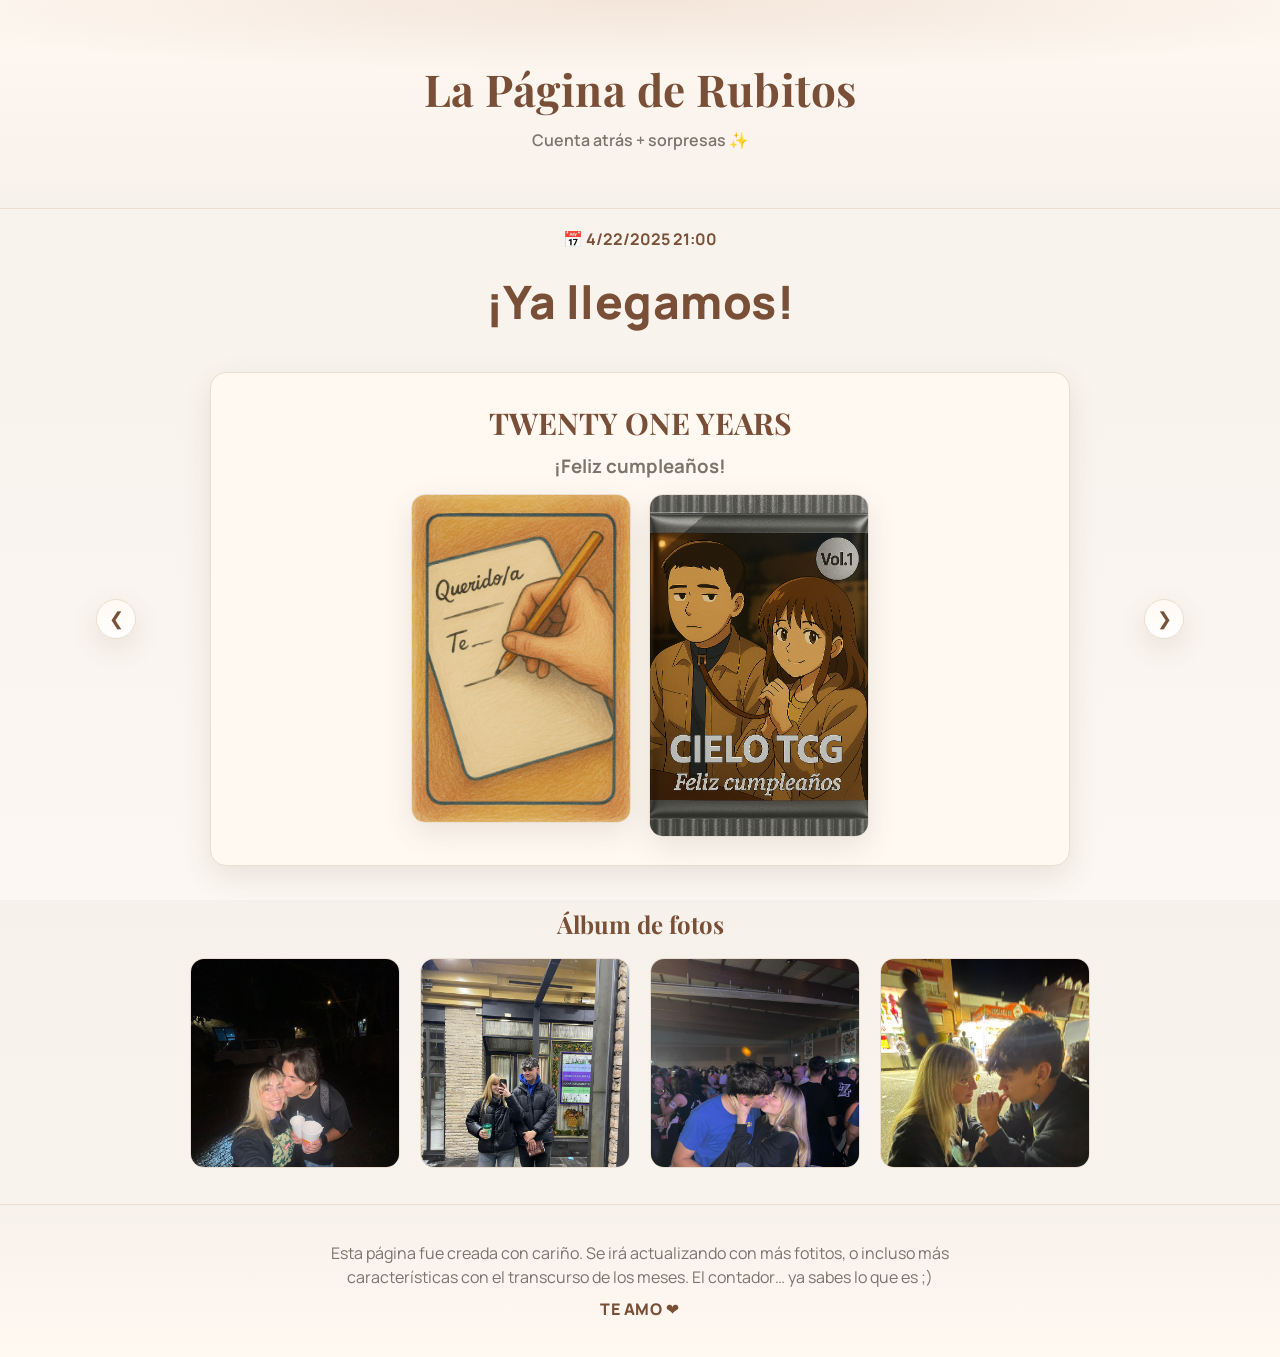
<file: index.html>
<!DOCTYPE html>
<html lang="es">
<head>
  <meta charset="UTF-8" />
  <meta name="viewport" content="width=device-width, initial-scale=1" />
  <title>La Página de Rubitos</title>
  <link rel="stylesheet" href="./css/main.css" />
</head>
<body>
  <header class="site-header">
    <div class="container">
      <h1>La Página de Rubitos</h1>
      <p class="subtitle">Cuenta atrás + sorpresas ✨</p>
    </div>
  </header>

  <main class="container">
    <!-- Cuenta atrás -->
    <section aria-labelledby="cta-title">
      <h2 id="cta-title" class="sr-only">Cuenta atrás</h2>

      <div class="fecha">
        <p>📅 <span id="fecha">22/04/2025 21:00</span></p>
      </div>

      <div class="cuenta-atras" id="cuenta-atras" role="timer" aria-live="polite">
        <div class="grupo">
          <p class="grande" id="dias">00</p>
          <p class="chico">días</p>
        </div>
        <div class="grupo">
          <p class="grande" id="horas">00</p>
          <p class="chico">horas</p>
        </div>
        <div class="grupo">
          <p class="grande" id="minutos">00</p>
          <p class="chico">minutos</p>
        </div>
        <div class="grupo">
          <p class="grande" id="segundos">00</p>
          <p class="chico">segundos</p>
        </div>
      </div>
    </section>

    <!-- Slider -->
    <section class="slider" aria-label="Mensajes y sorpresas">
      <div class="presentacion">
        <h2>TWENTY ONE YEARS</h2>
        <h3>¡Feliz cumpleaños!</h3>

        <div class="veintiuno">
          <a class="card-link" href="cartas/mensajitos.html" aria-label="Ir a los mensajitos">
            <img src="images/carta.png" alt="Carta de mensajes" />
          </a>
          <a class="card-link" href="packopener/packopener.html" aria-label="Abrir los sobres">
            <img src="packopener/img/sobre.jpeg" alt="Sobre del pack opener" />
          </a>
        </div>
      </div>

      <div class="presentacion">
        <h2>¡Feliz Navidad y Feliz Año Nuevo!</h2>
        <p>
          Gracias por aguantarme tantos meses, de verdad que no sabes cuánto te amo. Espero que te haya encantado mi regalito de Navidad. A continuación te dejo un video que significa muchísimo para mí. ¡Feliz año nuevo!
        </p>
        <div class="video-frame">
          <video controls>
            <source src="images/navidad.mp4" type="video/mp4" />
            Tu navegador no soporta video.
          </video>
        </div>
      </div>

      <div class="presentacion">
        <h2>Dedicado a mi Chica</h2>
        <h3>¡Feliz cumpleaños!</h3>
        <p>Feliz cumpleaños a la chica que me hace reír todos los días! ...</p>
        <p>Admiro la forma en que siempre encuentras la manera de alegrar mis días...</p>
        <p>Hoy, al cumplir 20 añitos 🦆, te conviertes en una abuelita moderna...</p>
        <p>Quiero que sepas cuánto significas para mí...</p>
        <p>¡A celebrar tu día como nunca antes! Te quiero mucho. ❤️</p>
      </div>

      <!-- Botones slider (mantengo tus onClick) -->
      <button class="slider-btn left" onclick="plusDivs(-1)" aria-label="Anterior">&#10094;</button>
      <button class="slider-btn right" onclick="plusDivs(1)" aria-label="Siguiente">&#10095;</button>
    </section>

    <!-- Galería -->
    <section aria-labelledby="album-title" class="album">
      <h2 id="album-title">Álbum de fotos</h2>

      <div class="galeria">
        <div class="cuadro" title="15/08/2024">
          <div class="cara frente"><img src="./images/150824.jpg" alt="Foto del 15/08/2024" /></div>
          <div class="cara atras">15/08/2024</div>
        </div>
        <div class="cuadro" title="23/04/2024">
          <div class="cara frente"><img src="./images/230424.jpg" alt="Foto del 23/04/2024" /></div>
          <div class="cara atras">23/04/2024</div>
        </div>
        <div class="cuadro" title="28/09/2024">
          <div class="cara frente"><img src="./images/280924.jpg" alt="Foto del 28/09/2024" /></div>
          <div class="cara atras">28/09/2024</div>
        </div>
        <div class="cuadro" title="28/09/2024">
          <div class="cara frente"><img src="./images/2809242.jpg" alt="Foto del 28/09/2024" /></div>
          <div class="cara atras">28/09/2024</div>
        </div>
      </div>
    </section>
  </main>

  <footer class="site-footer">
    <div class="container">
      <p>
        Esta página fue creada con cariño. Se irá actualizando con más fotitos,
        o incluso más características con el transcurso de los meses. El contador…
        ya sabes lo que es ;&#41;
      </p>
      <p class="love">TE AMO ❤️</p>
    </div>
  </footer>

  <!-- TU JS (intacto) -->
  <script src="./js/main.js"></script>
  <script>
    var slideIndex = 1;
    showDivs(slideIndex);
    function plusDivs(n){ showDivs(slideIndex += n); }
    function showDivs(n){
      var i, x = document.getElementsByClassName("presentacion");
      if (n > x.length) {slideIndex = 1}
      if (n < 1) {slideIndex = x.length}
      for (i = 0; i < x.length; i++) x[i].style.display = "none";
      x[slideIndex-1].style.display = "block";
    }
  </script>
</body>
</html>
</file>
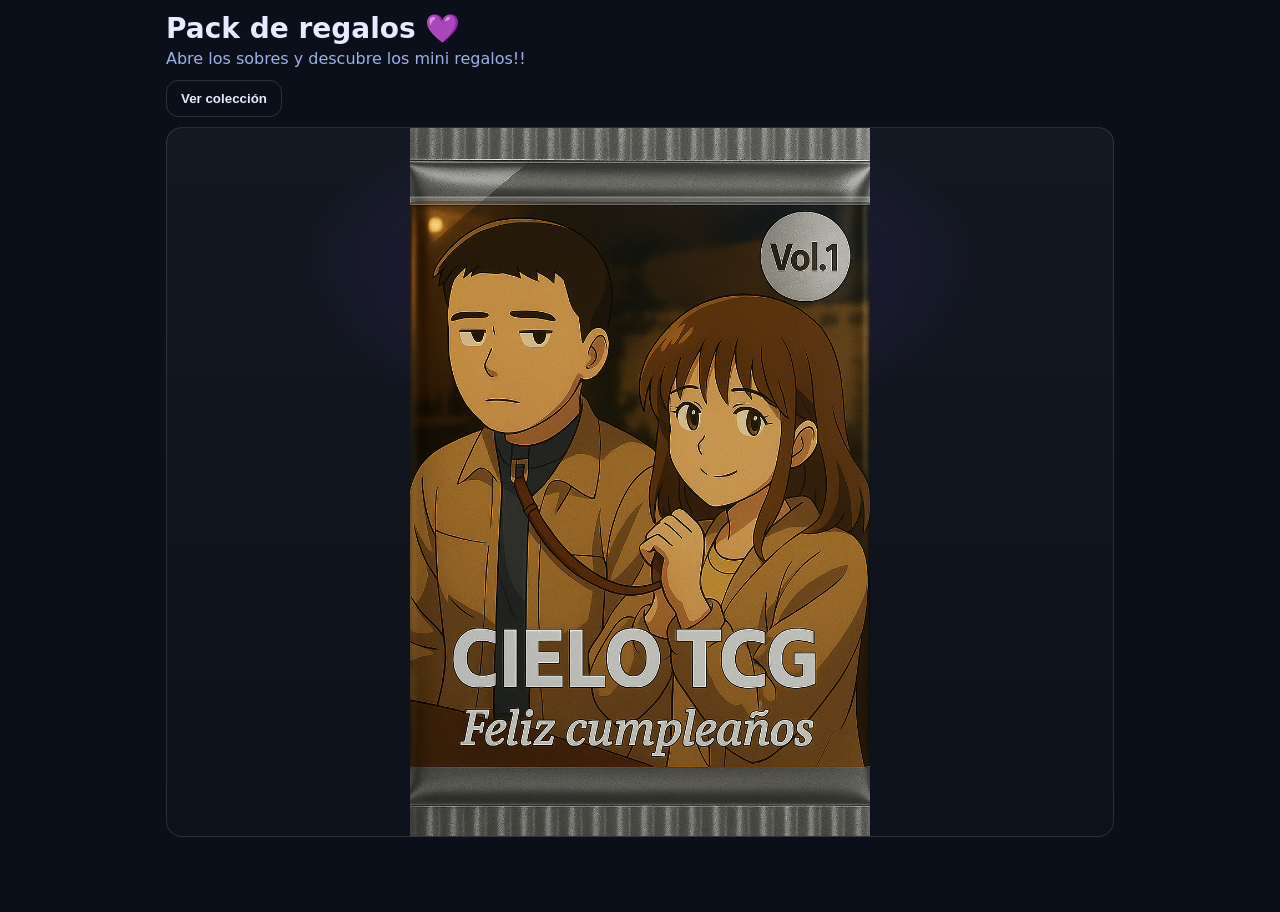
<file: packopener/packopener.html>
<!DOCTYPE html>
<html lang="es">
<head>
<meta charset="utf-8" />
<meta name="viewport" content="width=device-width, initial-scale=1, viewport-fit=cover" />
<title>Pack de regalos — Imagen partida real</title>
<style>
  :root{
    --bg:#0b0f1a; --accent:#7c4dff; --text:#e6ecff; --muted:#9fb0e6;
    --common:#9aa4b2; --uncommon:#3da5ff; --rare:#a25cff; --secret:#00e5b5; --ultra:#f4bf00;
    --lidH: 11%; /* ← altura visible de la tapa. Ajusta 10–20% */
    --pack-fallback: url("data:image/svg+xml,%3Csvg xmlns='http://www.w3.org/2000/svg' viewBox='0 0 640 896'%3E%3Cdefs%3E%3ClinearGradient id='g' x1='0' y='0' x2='1' y2='1'%3E%3Cstop stop-color='%23121a3a'/%3E%3Cstop offset='1' stop-color='%23080d22'/%3E%3C/linearGradient%3E%3CradialGradient id='r' cx='50%25' cy='18%25' r='30%25'%3E%3Cstop stop-color='%23ffffff' stop-opacity='.28'/%3E%3Cstop offset='1' stop-color='%23ffffff' stop-opacity='0'/%3E%3C/radialGradient%3E%3C/defs%3E%3Crect width='100%25' height='100%25' rx='28' ry='28' fill='url(%23g)'/%3E%3Crect width='100%25' height='100%25' rx='28' ry='28' fill='url(%23r)'/%3E%3Cg font-family='system-ui' fill='%23e6ecff' text-anchor='middle'%3E%3Ctext x='50%25' y='48%25' font-weight='800' font-size='40' letter-spacing='.04em'%3ETCG POCKET%3C/text%3E%3Ctext x='50%25' y='55%25' font-size='18' opacity='.85'%3EDEMO PACK%3C/text%3E%3C/g%3E%3C/svg%3E");
  }

  *{ box-sizing:border-box; -webkit-tap-highlight-color:transparent }
  html,body{ height:100% }
  body{ margin:0; background:#0b0f1a; color:var(--text);
    font-family: system-ui, -apple-system, Segoe UI, Roboto, Ubuntu, Cantarell, "Helvetica Neue", Arial, "Noto Sans";
    overflow-x:hidden; overscroll-behavior: contain; }

  .wrap{ max-width:980px; margin:0 auto; padding: env(safe-area-inset-top) 16px env(safe-area-inset-bottom) 16px }
  h1{ font-size: clamp(18px,4.6vw,28px); margin:12px 0 4px }
  p.lead{ color:var(--muted); margin:0 0 12px; font-size:clamp(14px,3.8vw,16px) }
  .controls{ display:flex; gap:10px; flex-wrap:wrap; align-items:center; margin:8px 0 10px; font-size:14px }
  button{ appearance:none; border:1px solid rgba(255,255,255,.14); background:transparent; color:var(--text);
    border-radius:12px; padding:10px 14px; font-weight:700; cursor:pointer }
  button.hidden{ display:none }
  .pill{ padding:6px 10px; border:1px solid rgba(255,255,255,.14); border-radius:999px; color:#cfe0ff; font-size:13px }

  .screen{ display:none } .screen.active{ display:block }
  .hidden{ display:none !important }

  .stage{ position:relative; width:100%; height: calc(100vh - 190px); min-height:540px; border-radius:16px; overflow:hidden;
    border:1px solid rgba(255,255,255,.12);
    background: radial-gradient(60% 40% at 50% 20%, rgba(124,77,255,.22), transparent 60%), linear-gradient(180deg, rgba(255,255,255,.04), rgba(255,255,255,.01));
    display:flex; align-items:center; justify-content:center; user-select:none; touch-action:none; }

  /* === PACK con imagen partida real === */
  .pack{ position:absolute; width:min(90vw,460px); aspect-ratio: 2.5/3.5; border-radius:18px; overflow:visible;
    z-index:3; transition: transform .6s ease, opacity .6s ease; }

  .packBody, .packTop { background: none; }

  .packImg{
    position:absolute; inset:0; width:100%; height:100%;
    object-fit: cover; object-position: center top; display:block;
  }

  /* recortes sincronizados con --lidH */
  .packTop  .packImg{ clip-path: inset(0 0 calc(100% - var(--lidH)) 0); }
  .packBody .packImg{ clip-path: inset(var(--lidH) 0 0 0); }

  .packTop.off{ transform: translateY(-120%); opacity:0; }

  .tear-top{ position:absolute; left:0; right:0; top:8px; height:48px; display:flex; align-items:center; justify-content:center; z-index:10 }
  .hit{ position:relative; width:100%; height:48px; pointer-events:auto; touch-action:none; }
  .line{
    position:absolute; left:0; right:0; top:90%;
    height: 8px; transform: translateY(-50%); border-radius:0; overflow:hidden;
    background: rgba(255,255,255,.18);
    box-shadow: inset 0 0 0 1px rgba(255,255,255,.22), 0 1px 0 rgba(0,0,0,.35), 0 -1px 0 rgba(255,255,255,.15);
  }
  .fill{ position:absolute; left:0; top:0; bottom:0; width:0%;
    background: linear-gradient(90deg, rgba(124,77,255,1), rgba(84,38,255,1)); }

  .ejectLayer{ position:absolute; inset:0; z-index:4; pointer-events:none; overflow:visible }
  .ejectCard{ position:absolute; width: min(16vw, 120px); aspect-ratio: 2.5/3.5; left:50%; top:14%;
              transform: translateX(-50%) translateY(0) scale(.9);
              border-radius:12px; overflow:hidden; opacity:0;
              box-shadow: 0 10px 20px rgba(0,0,0,.45), inset 0 0 0 1px rgba(255,255,255,.14);
              background: linear-gradient(135deg,#121736,#0c1128); }
  .ejectCard::after{ content:""; position:absolute; inset:0; background:
                     radial-gradient(120% 70% at 50% -10%, rgba(124,77,255,.18), transparent 60%),
                     radial-gradient(40% 60% at 50% 110%, rgba(84,38,255,.25), transparent 60%); }
  @keyframes shootUp { 0% { opacity:0; transform: translateX(-50%) translateY(0) scale(.9); }
                       10%{ opacity:1; }
                       100%{ opacity:0; transform: translateX(var(--dx)) translateY(-50vh) scale(1); } }

  .solo{ position:absolute; inset:0; display:grid; place-items:center; z-index:2; pointer-events:none; }
  .stack{ position:relative; width: clamp(140px, 64vw, 360px); aspect-ratio: 2.5/3.5; }
  .stack.from-top{ animation: slideFromTop .55s ease forwards; }
  @keyframes slideFromTop{ from{ transform: translateY(-28%); opacity:0 } to{ transform: translateY(0); opacity:1 } }
  .below{ position:absolute; inset:0; display:grid; place-items:center; z-index:0; pointer-events:none; }
  .above{ position:absolute; inset:0; z-index:1; }

  .progress{ position:absolute; bottom:10px; left:0; right:0; text-align:center; font-size:13px; color:#cfd9ff }
  .tip{ position:absolute; top:12px; left:0; right:0; text-align:center; font-size:13px; color:#cfd9ff }

  .card{ width: 100%; height:100%; position:relative; pointer-events:auto; perspective: 1200px; }
  .card-3d{ position:absolute; inset:0; transform-style: preserve-3d; transition: transform 620ms cubic-bezier(.2,.7,.2,1); }
  .card.revealed .card-3d{ transform: rotateY(180deg); }
  .face{ position:absolute; inset:0; border-radius: 16px; overflow:hidden; border:1px solid rgba(255,255,255,.14);
         backface-visibility: hidden; -webkit-backface-visibility: hidden; }
  .back{ transform: rotateY(0deg); background: #0b0f1a; display:grid; place-items:center; }
  .back img{ position:absolute; inset:0; width:100%; height:100%; object-fit:cover; display:block; }

  .front{ background:#000; transform: rotateY(180deg); }
  .art{ position:absolute; inset:0; z-index:1; } .art img{ width:100%; height:100%; object-fit:cover; display:block; }

  .glow{ position:absolute; inset:0; pointer-events:none; mix-blend-mode:screen; opacity:0; transition: opacity .3s ease; z-index:2; }
  .card.revealed.rare .glow{ background: radial-gradient(60% 60% at 50% 50%, rgba(162,92,255,.55), transparent 60%); opacity:.95 }
  .card.revealed.secret .glow{ background: conic-gradient(from 0deg at 50% 50%, #00e5b577, #7c4dff77, #3da5ff77, #f4bf0077, #00e5b5aa); opacity:.98 }
  .card.revealed.ultra .glow{ background: radial-gradient(70% 70% at 50% 50%, rgba(244,191,0,.8), transparent 60%); opacity:1 }

  .shine{ position:absolute; inset:-20%; pointer-events:none; opacity:0; background: linear-gradient(120deg, transparent 42%, rgba(255,255,255,.85) 50%, transparent 58%); transform: rotate(20deg) translateX(-120%); z-index:3; }
  .shine.on{ opacity:1; transition: transform .9s ease, opacity .4s ease .5s; transform: rotate(20deg) translateX(120%); }
  .aura{ position:absolute; inset:-10px; border-radius:18px; pointer-events:none; opacity:0; z-index:4; }
  .finalFx{ position:absolute; inset:0; pointer-events:none; z-index:5; display:grid; place-items:center; }
  .finalFx .flash{ width:100%; height:100%; background: radial-gradient(circle at 50% 50%, rgba(255,255,255,.85), rgba(255,255,255,.0) 55%); opacity:0; }
  
  .confetti{ position:absolute; inset:0; pointer-events:none; overflow:hidden; z-index:6 }

  .summary { position:absolute; left:12px; right:12px; bottom:12px; z-index:7;
             background: rgba(8,12,24,.7); backdrop-filter: blur(10px);
             border:1px solid rgba(255,255,255,.12); border-radius:14px; padding:10px 10px 12px; }
  .summary h3{ margin:6px 10px 8px; font-size:14px; color:#cfe0ff }
  .summaryGrid{ display:grid; grid-template-columns: repeat(3, minmax(110px, 1fr)); gap:10px; }
  .summaryGrid .sumItem:nth-child(4){ grid-column: 1; }
  .summaryGrid .sumItem:nth-child(5){ grid-column: 3; }

  .sumItem{ display:flex; flex-direction:column; gap:6px; }
  .sumThumb{ position:relative; aspect-ratio: 2.5/3.5; border-radius:12px; overflow:hidden; background:#0d1022;
             border:1px solid rgba(255,255,255,.14) }
  .sumThumb img{ position:absolute; inset:0; width:100%; height:100%; object-fit:cover; }
  .sumMeta{ display:flex; justify-content:space-between; align-items:center; font-size:12px; padding:0 2px 2px 2px }
  .chip{ padding:2px 8px; border-radius:999px; border:1px solid rgba(255,255,255,.2); font-weight:700 }
  .chip.new{ background:#00e676; color:#072; border-color:#00c853 }
  .chip.dupe{ background:#cfd8dc; color:#102027 }
  .rarMini{ font-weight:800; color:#e6ecff; opacity:.9; text-transform:uppercase }

  .toolbar{ display:flex; gap:8px; align-items:center; flex-wrap:wrap; margin: 8px 0 12px }
  .tabs{ display:flex; gap:8px; margin: 10px 0 }
  .tab{ padding:8px 12px; border-radius:10px; border:1px solid rgba(255,255,255,.14); cursor:pointer }
  .tab.active{ background:rgba(255,255,255,.06) }
  .counters{ display:flex; gap:8px; flex-wrap:wrap; align-items:center; margin: 2px 0 8px; }
  .ctr{ display:flex; align-items:center; gap:6px; padding:6px 10px; border-radius:999px; border:1px solid rgba(255,255,255,.14); font-weight:800; font-size:12px; }
  .dot{ width:10px; height:10px; border-radius:50% }
  .dot.common{ background: var(--common) } .dot.uncommon{ background: var(--uncommon) }
  .dot.rare{ background: var(--rare) } .dot.secret{ background: var(--secret) } .dot.ultra{ background: var(--ultra) }

  .grid{ display:grid; grid-template-columns: repeat(auto-fill, minmax(140px, 1fr)); gap:14px }
  .cardCell{ display:flex; flex-direction:column; align-items:stretch; gap:6px }
  .thumb{ position:relative; aspect-ratio: 2.5/3.5; border-radius:16px; overflow:hidden; background:#0d1022; border:1px solid rgba(255,255,255,.14) }
  .thumb img{ position:absolute; inset:0; width:100%; height:100%; object-fit:cover; display:block; }
  .thumb::after{ content:""; position:absolute; inset:0; pointer-events:none; border-radius:16px; box-shadow: inset 0 0 0 1px rgba(255,255,255,.14); }
  .meta{ display:flex; justify-content:space-between; align-items:center; gap:8px }
  .badge{ padding:4px 10px; border-radius:999px; border:1px solid rgba(255,255,255,.2); color:#111; background:#ddd; font-weight:800; font-size:12px; text-transform:uppercase }
  .dupCount { position: absolute; bottom: 6px; right: 6px; min-width: 20px; height: 20px; border-radius: 50%;
    background: #fff; color: #000; font-weight: 700; font-size: 12px; display:flex; align-items:center; justify-content:center; box-shadow: 0 0 2px rgba(0,0,0,0.6); }
  .actionArea{ display:flex; justify-content:space-between; align-items:center; gap:8px; }
  .redeemBtn{ padding:6px 10px; border-radius:10px; border:1px solid rgba(255,255,255,.18); background:rgba(255,255,255,.06); color:#e6ecff; font-weight:700; cursor:pointer }
  .redeemBtn:disabled{ opacity:.5; cursor:not-allowed }
  .stock{ font-size:12px; color:#cfe0ff }
  .empty{ color:#b8c6ff; text-align:center; padding: 20px 0 }
  .giftModal{ position:fixed; inset:0; background:rgba(3,6,14,.65); backdrop-filter: blur(6px);
    display:grid; place-items:center; z-index:50 }
  .giftModal.hidden{ display:none }
  .giftBox{ width:min(92vw,520px); background:rgba(12,16,32,.92); color:var(--text);
    border:1px solid rgba(255,255,255,.12); border-radius:16px; padding:16px 16px 14px;
    box-shadow: 0 20px 60px rgba(0,0,0,.5); position:relative }
  .redeemState{ font-size:13px; color:#9fe29f }

  /* ===== Ajustes de RESUMEN en móvil ===== */
  @media (max-width: 640px) {
    .summary { left:8px; right:8px; bottom:8px; padding:8px 8px 10px; }
    .summary h3 { margin:4px 8px 6px; font-size:13px; }

    /* 4 columnas compactas en móviles medianos */
    .summaryGrid{
      grid-template-columns: repeat(4, minmax(0, 1fr));
      gap:8px;
    }

    .sumThumb{ border-radius:10px; }
    .sumMeta{ font-size:11px; }
    .chip{ padding:2px 6px; font-size:11px; }
    .rarMini{ font-size:11px; }
  }

  @media (max-width: 420px) {
    /* 5 columnas aún más pequeñas en móviles pequeños */
    .summaryGrid{
      grid-template-columns: repeat(5, minmax(0, 1fr));
      gap:6px;
    }
    .summary { padding:6px 6px 8px; }
    .summary h3 { font-size:12px; }
    .sumThumb{ border-radius:8px; }
    .sumMeta{ font-size:10px; padding:0 2px; }
    .chip{ padding:1px 6px; font-size:10px; }
    .rarMini{ font-size:10px; }
  }
</style>
</head>
<body>
  <div class="wrap">
    <h1>Pack de regalos 💜</h1>
    <p class="lead">Abre los sobres y descubre los mini regalos!!</p>

    <div class="controls">
      <button id="againBtn" class="hidden">Abrir otro sobre</button>
      <button id="btnCollection">Ver colección</button>
    </div>

    <div id="screen-opener" class="screen active">
      <div class="stage" id="stage">
        <div class="pack" id="pack">
          <div class="packBody" id="packBody">
            <img id="packImgBody" class="packImg" src="img/sobre.jpeg" alt="Sobre cuerpo">
          </div>
          <div class="packTop" id="packTop">
            <img id="packImgTop" class="packImg" src="img/sobre.jpeg" alt="Sobre tapa">
            <div class="seam" id="seam"></div>
          </div>

          <!-- Deslizador -->
          <div class="tear-top" id="tear">
            <div class="hit" id="hit">
              <div class="line" id="line"><div class="fill" id="fill"></div></div>
            </div>
          </div>

          <div class="ejectLayer" id="ejectLayer"></div>
        </div>

        <div class="solo" id="solo">
          <div class="progress" id="progress">0/0</div>
          <div class="tip" id="tip"></div>
        </div>

        <div class="summary hidden" id="summary">
          <h3>Cartas obtenidas</h3>
          <div class="summaryGrid" id="summaryGrid"></div>
        </div>

        <div class="confetti" id="confetti"></div>

        <!-- Modal regalo (opcional) -->
        <div id="giftModal" class="giftModal hidden" role="dialog" aria-modal="true" aria-labelledby="giftTitle">
          <div class="giftBox">
            <button class="closeX" id="giftClose" aria-label="Cerrar">✕</button>
            <h3 id="giftTitle"></h3>
            <p id="giftDesc"></p>
            <div class="giftActions">
              <button id="redeemBtn">🎁 Canjear</button>
              <span id="redeemState" class="redeemState"></span>
            </div>
          </div>
        </div>
      </div>
    </div>

    <div id="screen-collection" class="screen">
      <div class="toolbar">
        <button id="btnBack">← Volver</button>
        <div class="tabs" id="tabs">
          <div class="tab active" data-filter="all">Todo</div>
          <div class="tab" data-filter="ultra">Ultra</div>
          <div class="tab" data-filter="secret">Secreta</div>
          <div class="tab" data-filter="rare">Rara</div>
          <div class="tab" data-filter="uncommon">Infrecuente</div>
          <div class="tab" data-filter="common">Común</div>
        </div>
        <button id="btnReset">Borrar colección</button>
      </div>
      <div class="counters" id="counters"></div>
      <div id="collectionGrid" class="grid"></div>
      <div id="emptyState" class="empty hidden">Todavía no has conseguido ninguna carta. ¡Abre un sobre!</div>
    </div>
  </div>

<script>
(() => {
  const CARD_COUNT = 5;
  const storageKey = 'tcg-pocket-demo-collection';

  const els = {
    pack: document.getElementById('pack'),
    packBody: document.getElementById('packBody'),
    packTop: document.getElementById('packTop'),
    packImgTop: document.getElementById('packImgTop'),
    packImgBody: document.getElementById('packImgBody'),
    tear: document.getElementById('tear'),
    line: document.getElementById('line'),
    ejectLayer: document.getElementById('ejectLayer'),
    hit: document.getElementById('hit'),
    fill: document.getElementById('fill'),
    againBtn: document.getElementById('againBtn'),
    solo: document.getElementById('solo'),
    tip: document.getElementById('tip'),
    progress: document.getElementById('progress'),
    confetti: document.getElementById('confetti'),
    btnCollection: document.getElementById('btnCollection'),
    screenOpener: document.getElementById('screen-opener'),
    screenCollection: document.getElementById('screen-collection'),
    tabs: document.getElementById('tabs'),
    counters: document.getElementById('counters'),
    grid: document.getElementById('collectionGrid'),
    empty: document.getElementById('emptyState'),
    btnBack: document.getElementById('btnBack'),
    btnReset: document.getElementById('btnReset'),
    summary: document.getElementById('summary'),
    summaryGrid: document.getElementById('summaryGrid'),
    giftModal: document.getElementById('giftModal'),
    giftTitle: document.getElementById('giftTitle'),
    giftDesc: document.getElementById('giftDesc'),
    giftClose: document.getElementById('giftClose'),
    redeemBtn: document.getElementById('redeemBtn'),
    redeemState: document.getElementById('redeemState'),
  };

  // === Imagen por defecto del sobre y ratio real ===
  const DEFAULT_PACK_SRC = 'img/sobre.jpeg';

  function setPackImageAndRatio(src){
    const probe = new Image();
    probe.onload = () => {
      document.getElementById('pack').style.aspectRatio =
        `${probe.naturalWidth} / ${probe.naturalHeight}`;
      document.getElementById('packImgTop').src  = src;
      document.getElementById('packImgBody').src = src;
      requestAnimationFrame(() => typeof alignPackBackground === 'function' && alignPackBackground());
    };
    probe.src = src;
  }
  setPackImageAndRatio(DEFAULT_PACK_SRC);

  // src por defecto (fallback svg)
  const DEFAULT_SRC = getComputedStyle(document.documentElement).getPropertyValue('--pack-fallback')
                        .trim().replace(/^url\((.*)\)$/, '$1').replace(/^"(.*)"$/, '$1');
  els.packImgTop.src = DEFAULT_SRC;
  els.packImgBody.src = DEFAULT_SRC;

  // === Alinear tapa/costura
  function alignPackBackground(){
    const packRect = els.pack.getBoundingClientRect();
    if(!packRect.width || !packRect.height) return;
    const lidPct = (parseFloat(getComputedStyle(document.documentElement).getPropertyValue('--lidH')) || 18) / 100;
    const seamY = packRect.height * lidPct;
    const hitH  = Math.round(els.hit.getBoundingClientRect().height || 48);
    els.packImgTop.style.transform = 'translateY(0px)';
    const lineCenterWithinHit = 0.90 * hitH;
    els.tear.style.top = (seamY - lineCenterWithinHit) + 'px';
  }

  window.addEventListener('load', ()=>requestAnimationFrame(alignPackBackground));
  window.addEventListener('resize', ()=>requestAnimationFrame(alignPackBackground));

  /* ===== Imágenes de cartas (placeholders) ===== */
  const IMAGES = {
    common: [
      "img/cerveza.png",
      "img/kinder.png",
      "img/cafe.png",
      "img/cine.png",
      "img/paseo.png"
    ],
    uncommon: [
      "img/cocina.png",
      "img/bolos.png"
    ],
    rare: [
      "img/cosmetica.png",
      "img/sushi.png"
    ],
    secret: [
      "img/viajesito.png"
    ],
    ultra: [
      "img/oceanografic.png"
    ]
  };

  const RARITIES = {
    common:    { key:'common',    name:'Común',       colorCSS:'var(--common)'},
    uncommon:  { key:'uncommon',  name:'Infrecuente', colorCSS:'var(--uncommon)'},
    rare:      { key:'rare',      name:'Rara',        colorCSS:'var(--rare)'},
    secret:    { key:'secret',    name:'Secreta',     colorCSS:'var(--secret)'},
    ultra:     { key:'ultra',     name:'Ultra',       colorCSS:'var(--ultra)'},
  };

  const GIFTS = [
    { id:'cerveza',   rarity:'common',   img: IMAGES.common[0] },
    { id:'kinder',    rarity:'common',   img: IMAGES.common[1] },
    { id:'cafe',      rarity:'common',   img: IMAGES.common[2] },
    { id:'peli',      rarity:'common',   img: IMAGES.common[3] },
    { id:'paseo',     rarity:'common',   img: IMAGES.common[4] },
    { id:'cocina',    rarity:'uncommon', img: IMAGES.uncommon[0] },
    { id:'bolos',     rarity:'uncommon', img: IMAGES.uncommon[1] },
    { id:'cosmetica', rarity:'rare',     img: IMAGES.rare[0] },
    { id:'sushi',     rarity:'rare',     img: IMAGES.rare[1] },
    { id:'viajesito',  rarity:'secret',  img: IMAGES.secret[0] },
    { id:'oceanografic', rarity:'ultra', img: IMAGES.ultra[0] },
  ];

  // ===== Estado general
  let dragging=false, progressSwipe=0;
  let deck=[], idx=0, currentCardEl=null, lastFlipAt=0;
  let revealed=false;
  let preExisting = new Set();
  let drawnResults = [];
  let currentFilter = 'all';

  const clamp01 = v => Math.max(0, Math.min(1, v));

  function setActiveScreen(which){
    document.getElementById('screen-opener').classList.toggle('active', which==='opener');
    document.getElementById('screen-collection').classList.toggle('active', which==='collection');
  }
  function setSwipeProgress(p){ progressSwipe = clamp01(p); els.fill.style.width = (progressSwipe*100)+'%'; }
  function updateProgress(){ els.progress.textContent = `${Math.min(idx+1, deck.length)}/${deck.length}`; }

  // ===== Canje y colección (LocalStorage) =====
  const MAX_REDEEMS = { common:5, uncommon:4, rare:3, secret:2, ultra:1 };

  function ensureFields(item){
    if (item.maxRedemptions == null) item.maxRedemptions = MAX_REDEEMS[item.rarity] ?? 1;
    if (item.count == null) item.count = 1;
    if (item.redeemedCount == null){
      if (typeof item.redeemsLeft === 'number'){
        item.redeemedCount = Math.max(0, item.maxRedemptions - item.redeemsLeft);
        delete item.redeemsLeft;
      } else {
        item.redeemedCount = 0;
      }
    }
    return item;
  }

  // canjes restantes = min( maxRedemptions - redeemedCount, count - redeemedCount)
  function getRedeemsLeft(item){
    ensureFields(item);
    const byRule  = Math.max(0, item.maxRedemptions - item.redeemedCount);
    const byStock = Math.max(0, item.count - item.redeemedCount);
    return Math.min(byRule, byStock);
  }

  function loadCollection(){
    try { return JSON.parse(localStorage.getItem(storageKey) || '[]').map(ensureFields); }
    catch { return []; }
  }
  function saveCollection(arr){
    localStorage.setItem(storageKey, JSON.stringify(arr));
  }

  // Agrega carta (agrupa por giftId)
  function addToCollection(entry){
    const col = loadCollection();
    const existing = col.find(c => c.giftId === entry.giftId);
    if (existing){
      ensureFields(existing);
      existing.count = (existing.count || 1) + 1;
    } else {
      col.push({
        rarity: entry.rarity,
        name: entry.name,
        title: entry.title,
        img: entry.img,
        ts: Date.now(),
        giftId: entry.giftId,
        count: 1,
        redeemedCount: 0,
        maxRedemptions: MAX_REDEEMS[entry.rarity] ?? 1
      });
    }
    saveCollection(col);
  }

  function redeemGift(id){
    const col = loadCollection();
    const item = col.find(c => c.giftId === id);
    if(!item) return alert("Carta no encontrada.");
    const left = getRedeemsLeft(item);
    if(left <= 0) return alert("❌ No tienes canjes disponibles para esta carta.");
    item.redeemedCount += 1;
    saveCollection(col);
    alert(`🎁 Has canjeado "${item.title}". Quedan ${getRedeemsLeft(item)}.`);
    renderCollection(currentFilter);
  }

  function renderCounters(){
    // contar sobre datos agregados (por si hay entradas viejas, agregamos al vuelo)
    const raw = loadCollection();
    const grouped = {};
    raw.forEach(it => {
      const k = it.giftId || it.img || it.title;
      if(!grouped[k]) grouped[k] = { ...ensureFields({...it}) };
      else {
        grouped[k].count = (grouped[k].count||0) + (it.count||1);
        grouped[k].redeemedCount = (grouped[k].redeemedCount||0) + (it.redeemedCount||0);
      }
    });
    const col = Object.values(grouped);

    const counts = {common:0, uncommon:0, rare:0, secret:0, ultra:0};
    col.forEach(c => { if(counts[c.rarity]!=null) counts[c.rarity] += c.count || 1; });
    els.counters.innerHTML='';
    Object.keys(counts).forEach(k=>{
      const div=document.createElement('div'); div.className='ctr';
      div.innerHTML = `<span class="dot ${k}"></span> ${RARITIES[k].name}: ${counts[k]}`;
      els.counters.appendChild(div);
    });
  }

  function renderCollection(filter = 'all') {
    currentFilter = filter;
    const raw = loadCollection();
    // normalizar/agrupar por giftId (tolerante con datos antiguos)
    const grouped = {};
    raw.forEach(item => {
      const key = item.giftId || item.img || item.title;
      if (!grouped[key]) grouped[key] = { ...ensureFields({...item}) };
      else {
        grouped[key].count = (grouped[key].count||0) + (item.count||1);
        grouped[key].redeemedCount = (grouped[key].redeemedCount||0) + (item.redeemedCount||0);
      }
    });

    renderCounters();
    els.grid.innerHTML = '';

    const entries = Object.values(grouped).filter(it => filter==='all' || it.rarity === filter);

    if (entries.length === 0) {
      els.grid.innerHTML = '<div class="empty" style="grid-column:1/-1">No hay cartas con ese filtro.</div>';
      els.empty.classList.remove('hidden');
      return;
    }
    els.empty.classList.add('hidden');

    entries.forEach(item => {
      ensureFields(item);
      const cell = document.createElement('div');
      cell.className = 'cardCell';

      const thumb = document.createElement('div');
      thumb.className = 'thumb';

      const img = document.createElement('img');
      img.src = item.img;
      img.alt = item.title || item.name || 'Carta';
      img.loading = 'lazy';
      thumb.appendChild(img);

      if ((item.count || 1) > 1) {
        const badge = document.createElement('div');
        badge.textContent = item.count;
        badge.className = 'dupCount';
        thumb.appendChild(badge);
      }

      const meta = document.createElement('div');
      meta.className = 'meta';

      const r = RARITIES[item.rarity] || { name: item.rarity, colorCSS: '#ddd' };
      const rarityBadge = document.createElement('span');
      rarityBadge.className = 'badge';
      rarityBadge.textContent = r.name;
      rarityBadge.style.background = r.colorCSS;

      const action = document.createElement('div');
      action.className = 'actionArea';

      const btn = document.createElement('button');
      btn.className = 'redeemBtn';
      const left = getRedeemsLeft(item);
      btn.textContent = left > 0 ? `🎁 Canjear (${left})` : '❌ Sin canjes';
      btn.disabled = left <= 0;
      btn.onclick = () => redeemGift(item.giftId);

      const stock = document.createElement('span');
      stock.className = 'stock';
      stock.textContent = `Copias: ${item.count || 1} · Canjeados: ${item.redeemedCount || 0}`;

      action.appendChild(btn);
      action.appendChild(stock);

      meta.appendChild(rarityBadge);

      cell.appendChild(thumb);
      cell.appendChild(meta);
      cell.appendChild(action);

      els.grid.appendChild(cell);
    });
  }

  function buildDeck(n) {
    const byR = {
      common:   GIFTS.filter(g => g.rarity === 'common'),
      uncommon: GIFTS.filter(g => g.rarity === 'uncommon'),
      rare:     GIFTS.filter(g => g.rarity === 'rare'),
      secret:   GIFTS.filter(g => g.rarity === 'secret'),
      ultra:    GIFTS.filter(g => g.rarity === 'ultra'),
    };

    const pickR = r => {
      const pool = byR[r];
      return pool && pool.length ? pool[Math.floor(Math.random() * pool.length)] : null;
    };

    const d = [];
    // primeras (todas comunes)
    for (let i = 0; i < n - 1; i++) {
      const g = pickR('common');
      d.push({ key: 'common', gift: g, special: false, img: g?.img });
    }

    // última carta con probabilidad de rareza
    const r2 = Math.random();
    let last = 'uncommon';
    if (r2 < 0.08 && byR.ultra.length) last = 'ultra';
    else if (r2 < 0.25 && byR.secret.length) last = 'secret';
    else if (r2 < 0.55 && byR.rare.length) last = 'rare';
    else if (r2 < 0.85 && byR.uncommon.length) last = 'uncommon';
    else last = 'common';

    const g = pickR(last) || pickR('common');
    d.push({ key: last, gift: g, special: true, img: g?.img });

    return d;
  }

  // ===== Modal regalo (no cambia la lógica de canje del botón de colección)
  function giftKey(g){ return `gift-redeemed-${g.id}`; }
  function isRedeemed(g){ try{ return localStorage.getItem(giftKey(g)) === '1'; }catch(_){ return false; } }
  function setRedeemed(g, val){ try{ localStorage.setItem(giftKey(g), val?'1':'0'); }catch(_){ } }
  const modal = {
    open(g){
      els.giftTitle.textContent = g.title;
      els.giftDesc.textContent = g.desc;
      const done = isRedeemed(g);
      els.redeemState.textContent = done ? '✅ Ya canjeado' : '';
      els.redeemBtn.disabled = done;
      els.giftModal.classList.remove('hidden');
      els.redeemBtn.onclick = () => {
        setRedeemed(g, true);
        els.redeemState.textContent = '✅ Ya canjeado';
        els.redeemBtn.disabled = true;
        burstConfetti(els.giftModal, 120);
      };
    },
    close(){ els.giftModal.classList.add('hidden'); }
  };
  document.getElementById('giftClose').addEventListener('click', ()=>modal.close());
  els.giftModal.addEventListener('click', (e)=>{ if(e.target===els.giftModal) modal.close(); });
  window.addEventListener('keydown', e=>{ if(e.key==='Escape') modal.close(); });

  // ===== Rasgado
  function updateFromClientX(e){
    const clientX = e?.clientX ?? (e?.touches && e.touches[0]?.clientX) ?? (e?.changedTouches && e.changedTouches[0]?.clientX) ?? e?.pageX;
    const rect = els.hit.getBoundingClientRect();
    const p = Math.max(0, Math.min(1, (clientX - rect.left) / (rect.width)));
    setSwipeProgress(p);
  }
  function openPack(){ if(els.pack.classList.contains('opened')) return; els.pack.classList.add('opened'); setSwipeProgress(1); afterOpen(); }

  if(window.PointerEvent){
    els.hit.addEventListener('pointerdown', e=>{ if(els.pack.classList.contains('opened')) return; dragging=true; e.target.setPointerCapture?.(e.pointerId); updateFromClientX(e); e.preventDefault?.(); });
    window.addEventListener('pointermove', e=>{ if(!dragging) return; updateFromClientX(e); e.preventDefault?.(); }, {passive:false});
    window.addEventListener('pointerup', e=>{ if(!dragging) return; dragging=false; (progressSwipe>=0.8)? openPack(): setSwipeProgress(0); e.preventDefault?.(); }, {passive:false});
  }else{
    els.hit.addEventListener('mousedown', e=>{ if(els.pack.classList.contains('opened')) return; dragging=true; updateFromClientX(e); e.preventDefault(); });
    window.addEventListener('mousemove', e=>{ if(!dragging) return; updateFromClientX(e); e.preventDefault(); });
    window.addEventListener('mouseup', ()=>{ if(!dragging) return; dragging=false; (progressSwipe>=0.8)? openPack(): setSwipeProgress(0); });
    els.hit.addEventListener('touchstart', e=>{ if(els.pack.classList.contains('opened')) return; dragging=true; updateFromClientX(e); e.preventDefault(); }, {passive:false});
    window.addEventListener('touchmove', e=>{ if(!dragging) return; updateFromClientX(e); e.preventDefault(); }, {passive:false});
    window.addEventListener('touchend', ()=>{ if(!dragging) return; dragging=false; (progressSwipe>=0.8)? openPack(): setSwipeProgress(0); });
  }

  function ejectFiveAndHidePack(callback){
    els.packTop.classList.add('off');
    els.ejectLayer.innerHTML='';
    const spread = [-80, -40, 0, 40, 80];
    for(let i=0;i<5;i++){
      const ec = document.createElement('div');
      ec.className='ejectCard';
      ec.style.setProperty('--dx', spread[i]+'px');
      ec.style.animation = `shootUp ${620 + i*90}ms cubic-bezier(.2,.7,.2,1) ${i*60}ms forwards`;
      els.ejectLayer.appendChild(ec);
    }
    const total = 620 + (5-1)*90 + (5-1)*60;
    setTimeout(()=>{
      const onEnd = () => {
        els.pack.removeEventListener('transitionend', onEnd);
        els.pack.classList.add('hidden');
        callback?.();
      };
      els.pack.addEventListener('transitionend', onEnd);
      els.pack.style.transform='translateY(140%)';
      els.pack.style.opacity='0';
    }, total+100);
  }

  function afterOpen(){
    requestAnimationFrame(alignPackBackground);
    preExisting = new Set(loadCollection().flatMap(c => {
      // si c.count>1, igualmente nos vale la imagen única
      return [c.img];
    }));
    deck = buildDeck(CARD_COUNT);
    idx=0; updateProgress();
    ejectFiveAndHidePack(()=>{ showNextStack(true); });
  }

  // ===== Cartas
  function backSkinHTML(){
    return `<img src="img/backcarta.jpeg" alt="Dorso">`;
  }

  function buildCardBackOnly(){
    const card = document.createElement('div'); card.className='card'; card.setAttribute('aria-hidden','true');
    const inner = document.createElement('div'); inner.className='card-3d';
    const back = document.createElement('div'); back.className='face back'; back.innerHTML = backSkinHTML();
    const dummyFront = document.createElement('div'); dummyFront.className='face front';
    inner.appendChild(back); inner.appendChild(dummyFront); card.appendChild(inner);
    return card;
  }
  function createCardEl(entry){
    const card = document.createElement('div'); card.className = `card ${entry.key}`; card.setAttribute('role','button'); card.setAttribute('tabindex','0');
    const inner = document.createElement('div'); inner.className='card-3d';
    const back = document.createElement('div'); back.className='face back'; back.innerHTML = backSkinHTML();
    const front = document.createElement('div'); front.className='face front';
    const artFront = document.createElement('div'); artFront.className='art';
    const imgF = document.createElement('img'); imgF.src=entry.img; imgF.alt=entry.gift?.title || 'Arte'; imgF.draggable=false;
    artFront.appendChild(imgF);
    const glow = document.createElement('div'); glow.className='glow';
    const shine = document.createElement('div'); shine.className='shine';
    const aura = document.createElement('div'); aura.className='aura';
    const finalFx = document.createElement('div'); finalFx.className='finalFx'; finalFx.innerHTML="<div class='flash'></div><div class='ring'></div>";
    front.appendChild(artFront); front.appendChild(glow); front.appendChild(shine); front.appendChild(aura); front.appendChild(finalFx);
    inner.appendChild(back); inner.appendChild(front); card.appendChild(inner);
    const name = entry.gift?.title || 'Carta';
    card.addEventListener('pointerup', ()=>{ doFlip(card, entry, name); });
    card.addEventListener('keydown', (e)=>{ if(e.key==='Enter'||e.key===' '){ e.preventDefault(); doFlip(card, entry, name); } });
    return card;
  }

  function showNextStack(fromTop=false){
    document.querySelector('.stack')?.remove();
    const stack = document.createElement('div'); stack.className='stack';
    if(fromTop) stack.classList.add('from-top');
    const below = document.createElement('div'); below.className='below';
    const above = document.createElement('div'); above.className='above';
    const current = deck[idx];
    const cardEl = createCardEl(current);
    if(idx < deck.length-1){ below.appendChild(buildCardBackOnly()); }
    above.appendChild(cardEl);
    stack.appendChild(below); stack.appendChild(above);
    els.solo.appendChild(stack);
    els.tip.textContent='';
    currentCardEl = cardEl;
  }

  function celebrate(card, rarityKey){
    const shine = card.querySelector('.shine');
    if(shine){ void shine.offsetWidth; shine.classList.add('on'); setTimeout(()=> shine.classList.remove('on'), 1000); }
    const intensity = rarityKey==='ultra'?120: (rarityKey==='secret'?95:75);
    burstConfetti(card, intensity);
    const fx=card.querySelector('.finalFx'); fx?.classList.add('on'); setTimeout(()=>{ fx?.classList.remove('on'); }, 1100);
  }
  function doFlip(card, entry, name){
    const now=performance.now(); if(now-lastFlipAt<120) return; lastFlipAt=now;
    if(!currentCardEl || card!==currentCardEl) return;
    const rarityKey = entry.key;
    if(!revealed){
      card.classList.add('revealed'); revealed=true;
      els.tip.textContent = (idx < deck.length-1) ? 'Toca de nuevo para la siguiente' : 'Última carta';
      if(rarityKey==='rare'||rarityKey==='secret'||rarityKey==='ultra') celebrate(card, rarityKey);
      const isNew = !preExisting.has(entry.img);
      drawnResults.push({ img: entry.img, rarity: rarityKey, isNew, gift: entry.gift });
      addToCollection({ rarity:rarityKey, name, title: entry.gift?.title || name, img:entry.img, ts:Date.now(), giftId: entry.gift?.id });
    }else{
      idx++; if(idx<deck.length){ updateProgress(); revealed=false; showNextStack(); }
      else { els.tip.textContent='¡Fin del sobre!'; els.againBtn.classList.remove('hidden'); showSummary(); }
    }
  }

  function showSummary(){
    document.querySelector('.stack')?.remove();
    els.summaryGrid.innerHTML='';
    drawnResults.forEach(dr => {
      const r = RARITIES[dr.rarity] || { name: dr.rarity, colorCSS: '#ddd' };
      const item = document.createElement('div'); item.className='sumItem';
      const th = document.createElement('div'); th.className='sumThumb';
      th.style.boxShadow = `inset 0 0 0 2px ${r.colorCSS}`;
      const img = document.createElement('img'); img.src=dr.img; img.alt=r.name;
      th.appendChild(img);
      const meta = document.createElement('div'); meta.className='sumMeta';
      const rar = document.createElement('span'); rar.className='rarMini'; rar.textContent = r.name;
      const chip = document.createElement('span'); chip.className = 'chip ' + (dr.isNew?'new':'dupe'); chip.textContent = dr.isNew ? 'Nueva' : 'Ya la tienes';
      meta.appendChild(rar); meta.appendChild(chip);
      item.appendChild(th); item.appendChild(meta);
      els.summaryGrid.appendChild(item);
    });
    els.summary.classList.remove('hidden');
  }

  function burstConfetti(target, pieces=40){
    const rect = target.getBoundingClientRect();
    const originX = rect.left + rect.width/2;
    const originY = rect.top + rect.height/2;
    const colors=['#ffd166','#06d6a0','#118ab2','#ef476f','#f4bf00','#a25cff','#3da5ff','#00e5b5'];
    for(let i=0;i<pieces;i++){
      const piece=document.createElement('i');
      piece.style.position='fixed';
      piece.style.left=(originX+(Math.random()*40-20))+'px';
      piece.style.top=(originY+(Math.random()*20-10))+'px';
      piece.style.width='6px'; piece.style.height='10px';
      piece.style.borderRadius='2px';
      piece.style.background=colors[i%colors.length];
      piece.style.transform=`rotate(${Math.random()*360}deg)`;
      piece.style.opacity='0.95';
      piece.style.transition='transform 1.2s linear, top 1.2s linear, opacity 1.2s linear';
      els.confetti.appendChild(piece);
      const dx=(Math.random()*2-1)*160, dy= 220 + Math.random()*220;
      requestAnimationFrame(()=>{
        piece.style.top=(originY+dy)+'px';
        piece.style.left=(originX+dx)+'px';
        piece.style.opacity='0';
        piece.style.transform=`rotate(${Math.random()*720}deg)`;
      });
      setTimeout(()=>piece.remove(),1300);
    }
  }

  function reset(){
    const pack = els.pack;
    pack.style.transform=''; pack.style.opacity=''; pack.classList.remove('hidden','opened');
    els.packTop.classList.remove('off');
    setSwipeProgress(0);
    deck=[]; idx=0; revealed=false; lastFlipAt=0; drawnResults=[];
    els.summary.classList.add('hidden');
    els.ejectLayer.innerHTML=''; document.querySelector('.stack')?.remove();
    els.tip.textContent=''; els.progress.textContent='0/0'; els.confetti.innerHTML='';
    els.againBtn.classList.add('hidden');
    requestAnimationFrame(alignPackBackground);
  }

  // Botones
  els.againBtn.addEventListener('click', reset);
  els.btnCollection.addEventListener('click', ()=>{ setActiveScreen('collection'); renderCollection('all'); });
  els.btnBack.addEventListener('click', ()=>{ setActiveScreen('opener'); });
  els.btnReset.addEventListener('click', ()=>{ saveCollection([]); renderCollection(currentFilter); });

  els.tabs.addEventListener('click', (e)=>{
    const tab = e.target.closest('.tab'); if(!tab) return;
    document.querySelectorAll('#tabs .tab').forEach(t=>t.classList.remove('active'));
    tab.classList.add('active'); renderCollection(tab.dataset.filter);
  });

  // init
  setSwipeProgress(0);
  requestAnimationFrame(alignPackBackground);
})();
</script>
</body>
</html>
</file>
<file: css/main.css>
@import url('https://fonts.googleapis.com/css2?family=Manrope:wght@400;600;800&family=Playfair+Display:wght@600;700&display=swap');

:root{
  --bg: #F6F1EA;           /* crema de fondo */
  --paper: #FFF9F2;        /* “papel” */
  --ink: #3E3A36;          /* texto principal (cálido) */
  --muted: #7D746C;        /* texto secundario */
  --beige-200:#F1E8DE;
  --beige-300:#E9DED1;
  --beige-400:#E2D6C7;
  --brand:#B77C5A;         /* acento suave */
  --brand-ink:#7A4F37;     /* acento oscuro */
  --shadow: 0 10px 30px rgba(101,77,50,.12);
  --radius: 16px;
}

/* Accesibilidad: clase para ocultar solo visualmente */
.sr-only { position:absolute; width:1px; height:1px; padding:0; margin:-1px; overflow:hidden; clip:rect(0,0,0,0); border:0; }

*{ box-sizing:border-box }
html, body{ height:100% }
body{
  margin:0;
  background: linear-gradient(180deg, var(--bg), #FCF7F2);
  color: var(--ink);
  font-family: 'Manrope', system-ui, -apple-system, Segoe UI, Roboto, 'Helvetica Neue', Arial, sans-serif;
  line-height: 1.5;
}

.container{
  width:min(1100px, 92vw);
  margin: 0 auto;
}

/* Header */
.site-header{
  background:
    radial-gradient(90% 50% at 50% 0%, rgba(183,124,90,0.16), transparent 70%),
    linear-gradient(180deg, var(--paper), var(--bg));
  border-bottom: 1px solid var(--beige-300);
}
.site-header .container{
  padding: clamp(24px, 6vw, 56px) 0;
  text-align:center;
}
.site-header h1{
  font-family: 'Playfair Display', serif;
  font-weight: 700;
  letter-spacing:.5px;
  margin: 0 0 6px 0;
  font-size: clamp(28px, 5.6vw, 44px);
  color: var(--brand-ink);
  text-shadow: 0 1px 0 #fff7;
}
.subtitle{ color: var(--muted); margin:0; font-weight:600 }

/* Fecha + Cuenta atrás */
.fecha{
  text-align:center;
  margin: 18px 0 10px;
  color: var(--brand-ink);
  font-weight: 700;
}
.cuenta-atras{
  display:flex;
  justify-content:center;
  gap: clamp(10px, 3vw, 22px);
  flex-wrap: wrap;
  margin: 6px 0 36px;
}
.grupo{
  background: var(--paper);
  border: 1px solid var(--beige-300);
  border-radius: var(--radius);
  padding: clamp(12px, 2.8vw, 20px);
  width: clamp(90px, 18vw, 120px);
  box-shadow: var(--shadow);
  transition: transform .2s ease, box-shadow .2s ease;
}
.grupo:hover{ transform: translateY(-2px); box-shadow: 0 16px 32px rgba(101,77,50,.16); }
.grande{
  margin:0;
  font-weight: 800;
  letter-spacing: .5px;
  color: var(--brand-ink);
  font-size: clamp(30px, 7vw, 46px);
}
.chico{
  margin: 4px 0 0;
  color: var(--muted);
  font-weight: 600;
  font-size: clamp(12px, 3vw, 14px);
}

/* Slider */
.slider{
  position: relative;
  margin: 16px 0 40px;
}
.presentacion{
  display:none; /* el JS las muestra */
  background: var(--paper);
  border: 1px solid var(--beige-300);
  border-radius: var(--radius);
  box-shadow: var(--shadow);
  padding: clamp(16px, 4vw, 28px);
  width: min(860px, 96%);
  margin: 0 auto 26px;
  text-align:center;
}
.presentacion h2{
  font-family:'Playfair Display', serif;
  color: var(--brand-ink);
  font-size: clamp(20px, 4.6vw, 30px);
  margin: 0 0 6px;
}
.presentacion h3{
  margin: 0 0 14px;
  color: var(--muted);
}
.presentacion p{
  color: #5d554e;
  margin: 8px auto;
  width: min(70ch, 100%);
  text-wrap: pretty;
}

.video-frame{
  margin-top: 14px;
  border-radius: 14px;
  overflow: hidden;
  background: #0000000d;
  border: 1px solid var(--beige-300);
}
video{
  width: 100%;
  height: auto;
  display:block;
}

/* Tarjetas de la primera slide */
.veintiuno{
  display:flex;
  justify-content:center;
  gap: clamp(10px, 3vw, 18px);
  flex-wrap: wrap;
  margin-top: 10px;
}
.card-link img{
  width: clamp(160px, 30vw, 220px);
  height: auto;
  display:block;
  border-radius: 14px;
  border: 1px solid var(--beige-300);
  box-shadow: var(--shadow);
  transition: transform .18s ease, box-shadow .18s ease;
}
.card-link:hover img{ transform: translateY(-3px) rotate(-.7deg); box-shadow: 0 18px 36px rgba(101,77,50,.18); }

/* Botones del slider (reemplazan estilos w3) */
.slider-btn{
  position:absolute;
  top: 50%;
  transform: translateY(-50%);
  border: 1px solid var(--beige-300);
  background: linear-gradient(180deg, var(--paper), #fff);
  color: var(--brand-ink);
  width: 40px;
  height: 40px;
  border-radius: 999px;
  box-shadow: var(--shadow);
  cursor:pointer;
  display:grid;
  place-items:center;
  font-size: 18px;
  transition: transform .15s ease, box-shadow .15s ease;
}
.slider-btn:hover{ transform: translateY(-50%) scale(1.05); box-shadow: 0 14px 30px rgba(101,77,50,.18); }
.slider-btn.left{ left: 6px; }
.slider-btn.right{ right: 6px; }

/* Álbum */
.album{ margin: 10px 0 26px; }
.album h2{
  text-align:center;
  font-family:'Playfair Display', serif;
  color: var(--brand-ink);
  margin: 6px 0 16px;
}

.galeria{
  display:grid;
  grid-template-columns: repeat(auto-fit, minmax(160px,1fr));
  gap: clamp(12px, 3vw, 20px);
  width: min(900px, 96%);
  margin: 0 auto 36px;
}

.cuadro{
  position: relative;
  aspect-ratio: 1/1;
  perspective: 1000px;
  transform-style: preserve-3d;
  transition: transform .2s ease;
}
.cuadro:hover{ transform: scale(1.02); }

.cara{
  position:absolute; inset:0;
  border-radius: 14px;
  border: 1px solid var(--beige-300);
  overflow:hidden;
  backface-visibility: hidden;
  transition: transform .6s ease;
  display:grid; place-items:center;
}
.frente{ background: #fff; }
.frente img{ width:100%; height:100%; object-fit:cover; display:block; }
.atras{
  background: linear-gradient(180deg, var(--beige-200), var(--beige-300));
  color: var(--brand-ink);
  font-weight: 700;
  transform: rotateY(180deg);
}

/* (si en algún momento añades clase .flip por JS, ya está preparado) */
.cuadro.flip .frente{ transform: rotateY(180deg); }
.cuadro.flip .atras{ transform: rotateY(360deg); }

/* Footer */
.site-footer{
  border-top: 1px solid var(--beige-300);
  background: linear-gradient(180deg, var(--bg), var(--paper));
  margin-top: 26px;
}
.site-footer .container{
  text-align:center;
  padding: clamp(18px, 4vw, 28px) 0;
}
.site-footer p{ margin: 8px auto; color: var(--muted); width:min(70ch, 92%); }
.site-footer .love{ color: var(--brand-ink); font-weight:800; letter-spacing:.5px }

/* Responsive fino */
@media (max-width: 680px){
  .slider-btn{ width: 36px; height: 36px; font-size: 16px; }
  .presentacion{ padding: 16px; }
  .presentacion p{ font-size: .95rem; }
  .card-link img{ width: clamp(150px, 44vw, 200px); }
}

@media (max-width: 420px){
  .grupo{ width: 88px; padding: 10px; }
  .grande{ font-size: 28px; }
  .chico{ font-size: 12px; }
  .slider-btn{ display:none; } /* en móviles puedes deslizar con el dedo */
}
</file>
